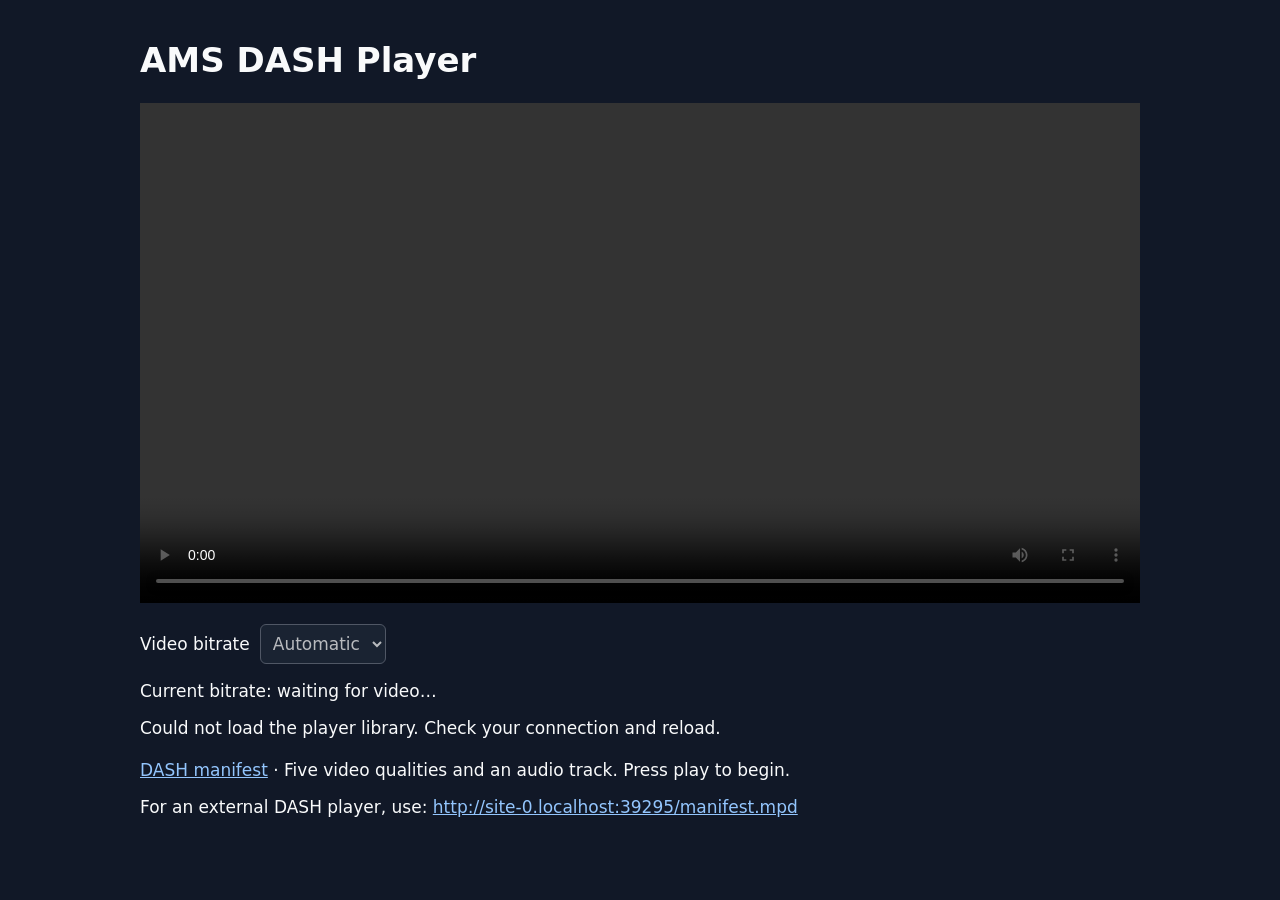
<file: index.html>
<!doctype html>
<html lang="en">
<head>
<meta charset="utf-8">
<meta name="viewport" content="width=device-width, initial-scale=1">
<title>AMS DASH Player</title>
<style>
body{font:17px system-ui,sans-serif;max-width:1000px;margin:40px auto;padding:0 20px;background:#111827;color:#f9fafb}video{width:100%;background:#000}a{color:#93c5fd}#status{min-height:1.5em}
select{font:inherit;padding:8px;background:#1f2937;color:#fff;border:1px solid #6b7280;border-radius:6px}label{margin-right:10px}
</style>
</head>
<body>
<h1>AMS DASH Player</h1>
<video id="video" controls playsinline preload="metadata"></video>
<p><label for="quality">Video bitrate</label><select id="quality" disabled><option value="auto">Automatic</option></select></p>
<p id="current-quality" aria-live="polite">Current bitrate: waiting for video…</p>
<p id="status" role="status">Loading player…</p>
<p><a href="manifest.mpd">DASH manifest</a> · Five video qualities and an audio track. Press play to begin.</p>
<p>For an external DASH player, use: <a id="manifest"></a></p>
<script src="https://cdn.dashjs.org/v4.7.4/dash.all.min.js"></script>
<script>
const url = new URL('manifest.mpd', location.href).href;
const link = document.getElementById('manifest');
link.href = url; link.textContent = url;
const status = document.getElementById('status');
if (!window.dashjs) {
  status.textContent = 'Could not load the player library. Check your connection and reload.';
} else {
  const player = dashjs.MediaPlayer().create();
  const quality = document.getElementById('quality');
  const currentQuality = document.getElementById('current-quality');
  let bitrates = [];
  function bitrateLabel(info) {
    return info.bitrate >= 1000000
      ? `${info.bitrate / 1000000} Mbps`
      : `${info.bitrate / 1000} kbps`;
  }
  function showCurrentQuality(index) {
    const info = bitrates.find(item => item.qualityIndex === index);
    if (info) currentQuality.textContent = `Current bitrate: ${bitrateLabel(info)}`;
  }
  player.on(dashjs.MediaPlayer.events.STREAM_INITIALIZED, function () {
    bitrates = player.getBitrateInfoListFor('video');
    quality.replaceChildren(new Option('Automatic', 'auto'));
    bitrates.forEach(info => quality.add(new Option(bitrateLabel(info), String(info.qualityIndex))));
    quality.disabled = false;
    showCurrentQuality(player.getQualityFor('video'));
  });
  quality.addEventListener('change', function () {
    const automatic = quality.value === 'auto';
    player.updateSettings({ streaming: { abr: { autoSwitchBitrate: { video: automatic } } } });
    if (!automatic) {
      player.setQualityFor('video', Number(quality.value), true);
      status.textContent = 'Switching bitrate…';
    } else {
      status.textContent = 'Automatic bitrate selection enabled.';
    }
  });
  player.on(dashjs.MediaPlayer.events.QUALITY_CHANGE_RENDERED, function (event) {
    if (event.mediaType === 'video') {
      showCurrentQuality(event.newQuality);
      status.textContent = 'Playing';
    }
  });
  player.on(dashjs.MediaPlayer.events.ERROR, function () {
    status.textContent = 'Playback error. Check that this browser supports MPEG-DASH and that the media files are reachable.';
  });
  document.getElementById('video').addEventListener('playing', function () {
    status.textContent = 'Playing';
  });
  player.initialize(document.getElementById('video'), url, false);
  status.textContent = 'Ready — press play.';
}
</script>
</body>
</html>
</file>
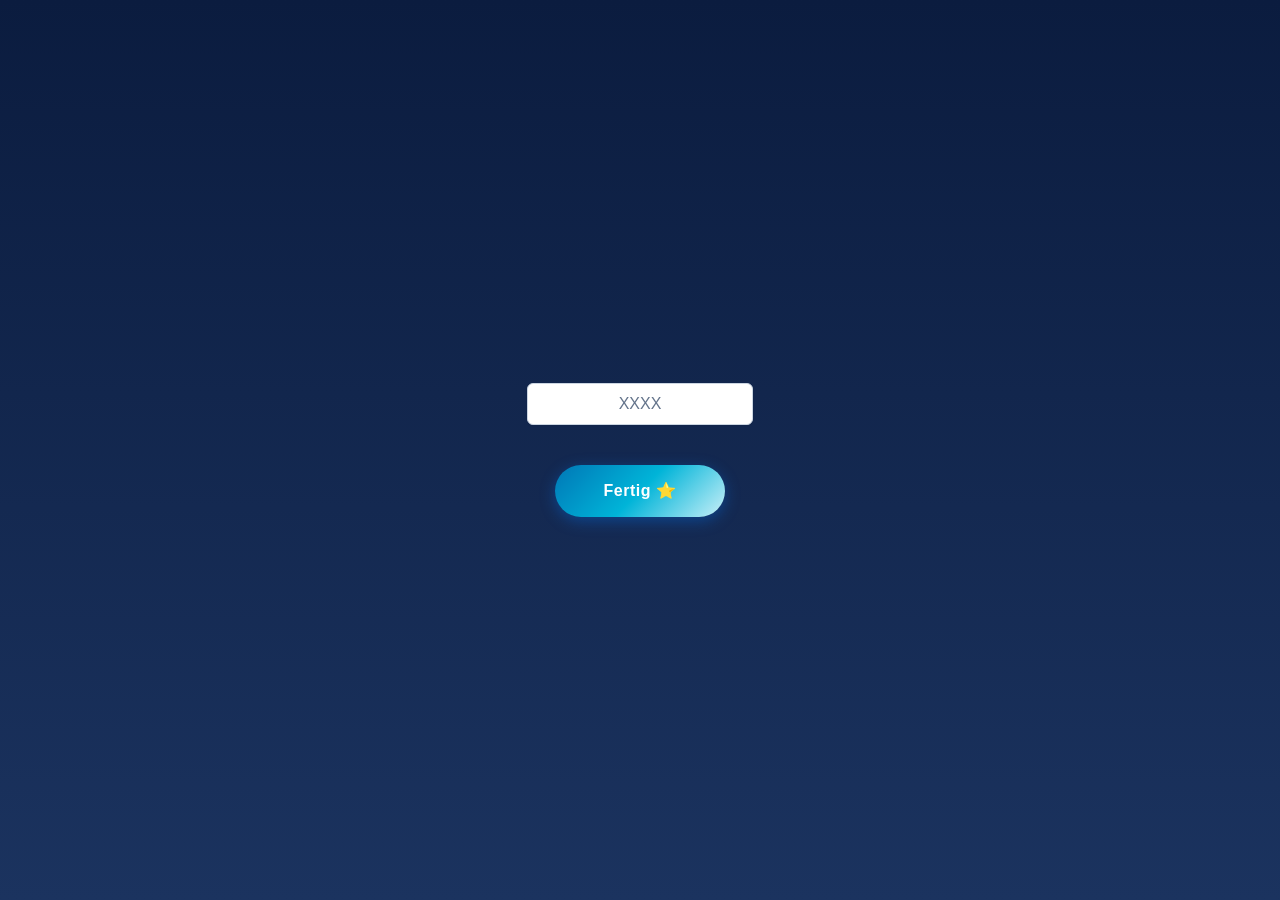
<file: adventcalender/index.html>
<!doctype html>
<html lang="en" data-beasties-container>
<head>
  <meta charset="utf-8">
  <title>Princess</title>
  <base href="/adventcalender/">
  <meta name="viewport" content="width=device-width, initial-scale=1">
  <link rel="icon" type="image/x-icon" href="favicon.ico">
<style>*,:before,:after{--tw-border-spacing-x:0;--tw-border-spacing-y:0;--tw-translate-x:0;--tw-translate-y:0;--tw-rotate:0;--tw-skew-x:0;--tw-skew-y:0;--tw-scale-x:1;--tw-scale-y:1;--tw-pan-x: ;--tw-pan-y: ;--tw-pinch-zoom: ;--tw-scroll-snap-strictness:proximity;--tw-gradient-from-position: ;--tw-gradient-via-position: ;--tw-gradient-to-position: ;--tw-ordinal: ;--tw-slashed-zero: ;--tw-numeric-figure: ;--tw-numeric-spacing: ;--tw-numeric-fraction: ;--tw-ring-inset: ;--tw-ring-offset-width:0px;--tw-ring-offset-color:#fff;--tw-ring-color:rgb(59 130 246 / .5);--tw-ring-offset-shadow:0 0 #0000;--tw-ring-shadow:0 0 #0000;--tw-shadow:0 0 #0000;--tw-shadow-colored:0 0 #0000;--tw-blur: ;--tw-brightness: ;--tw-contrast: ;--tw-grayscale: ;--tw-hue-rotate: ;--tw-invert: ;--tw-saturate: ;--tw-sepia: ;--tw-drop-shadow: ;--tw-backdrop-blur: ;--tw-backdrop-brightness: ;--tw-backdrop-contrast: ;--tw-backdrop-grayscale: ;--tw-backdrop-hue-rotate: ;--tw-backdrop-invert: ;--tw-backdrop-opacity: ;--tw-backdrop-saturate: ;--tw-backdrop-sepia: ;--tw-contain-size: ;--tw-contain-layout: ;--tw-contain-paint: ;--tw-contain-style: }*,:before,:after{box-sizing:border-box;border-width:0;border-style:solid;border-color:#e5e7eb}:before,:after{--tw-content:""}html{line-height:1.5;-webkit-text-size-adjust:100%;-moz-tab-size:4;tab-size:4;font-family:ui-sans-serif,system-ui,sans-serif,"Apple Color Emoji","Segoe UI Emoji",Segoe UI Symbol,"Noto Color Emoji";font-feature-settings:normal;font-variation-settings:normal;-webkit-tap-highlight-color:transparent}body{margin:0;line-height:inherit}*{font-family:Roboto,sans-serif;font-optical-sizing:auto;font-weight:400;font-style:normal;font-variation-settings:"wdth" 100}html,body{margin:0;padding:env(safe-area-inset-top) 0 env(safe-area-inset-bottom);min-height:100svh;background:linear-gradient(to bottom,#0b1c3f,#1b335f)}</style><link rel="stylesheet" href="styles-XDIZ4N6X.css" media="print" onload="this.media='all'"><noscript><link rel="stylesheet" href="styles-XDIZ4N6X.css"></noscript></head>
<body>
  <app-root></app-root>
<link rel="modulepreload" href="chunk-YE4SCL36.js"><script src="polyfills-5CFQRCPP.js" type="module"></script><script src="main-THIEJ2KW.js" type="module"></script></body>
</html>
</file>
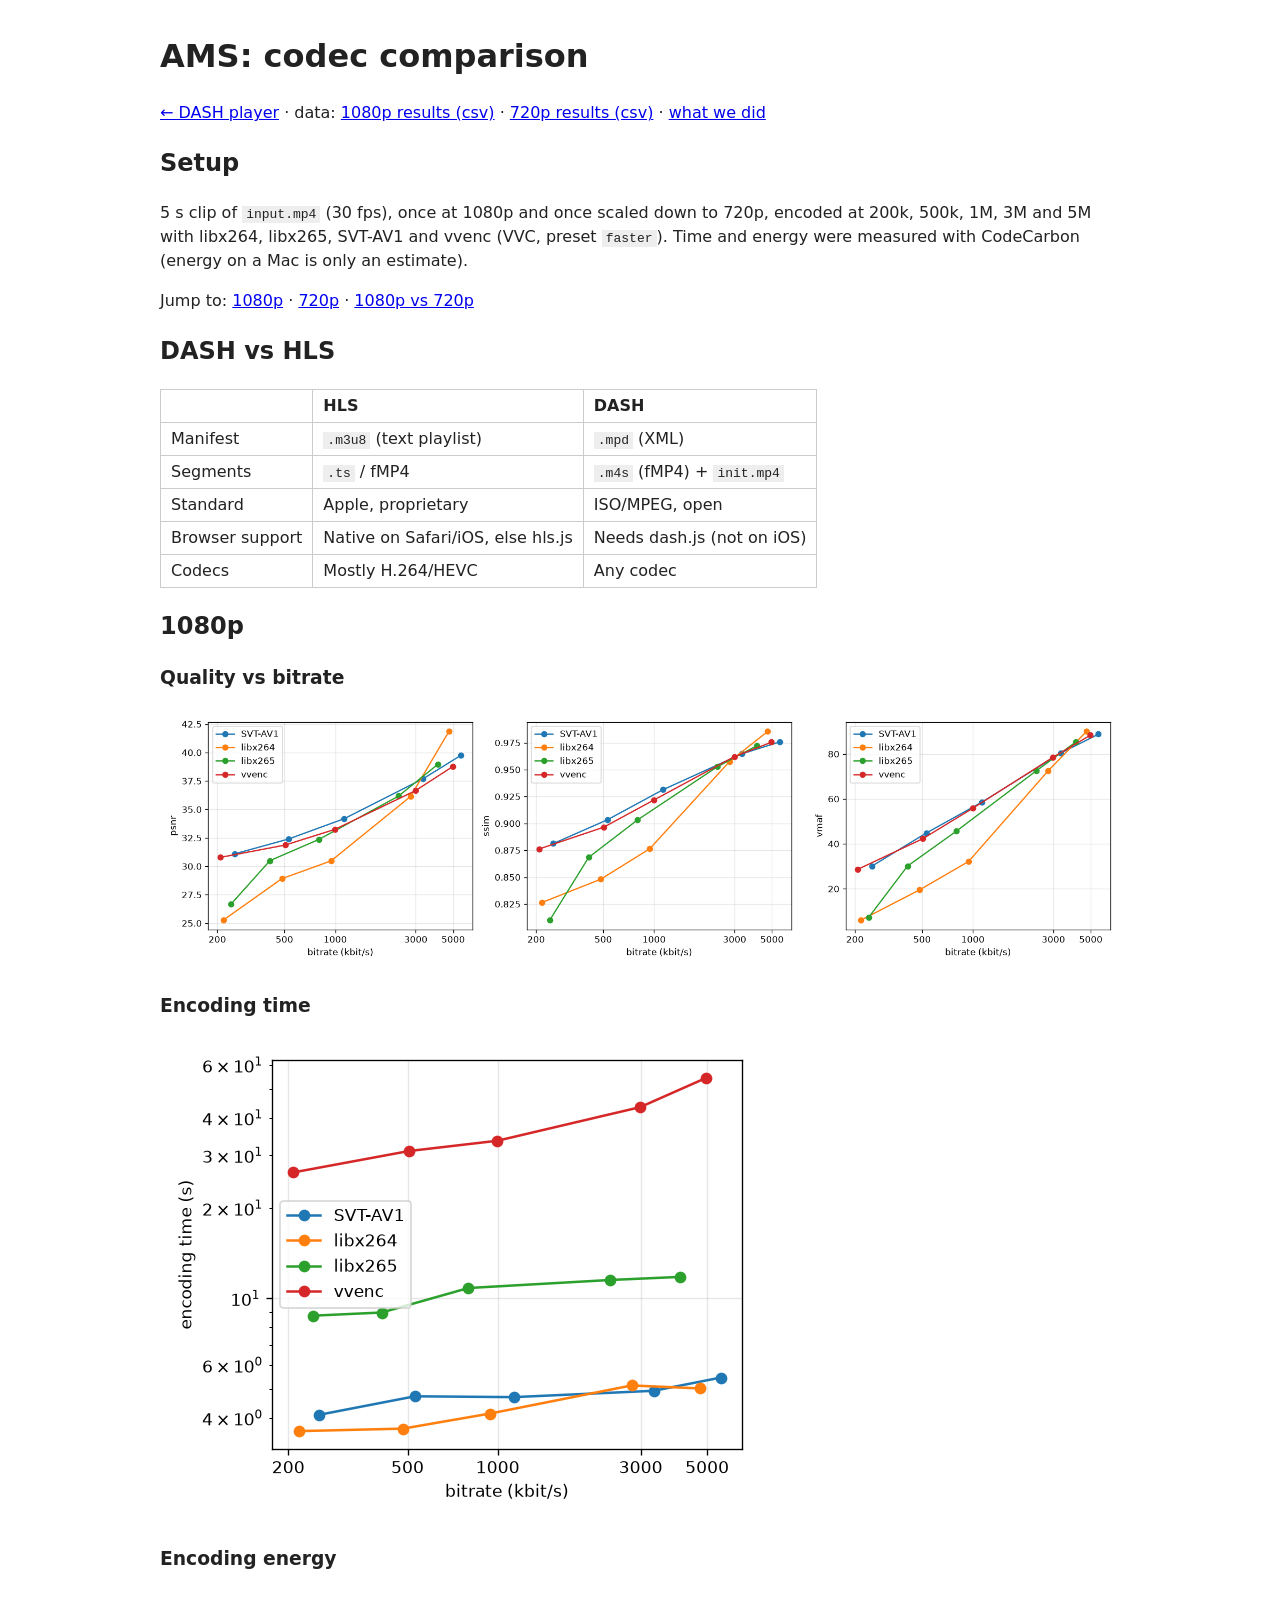
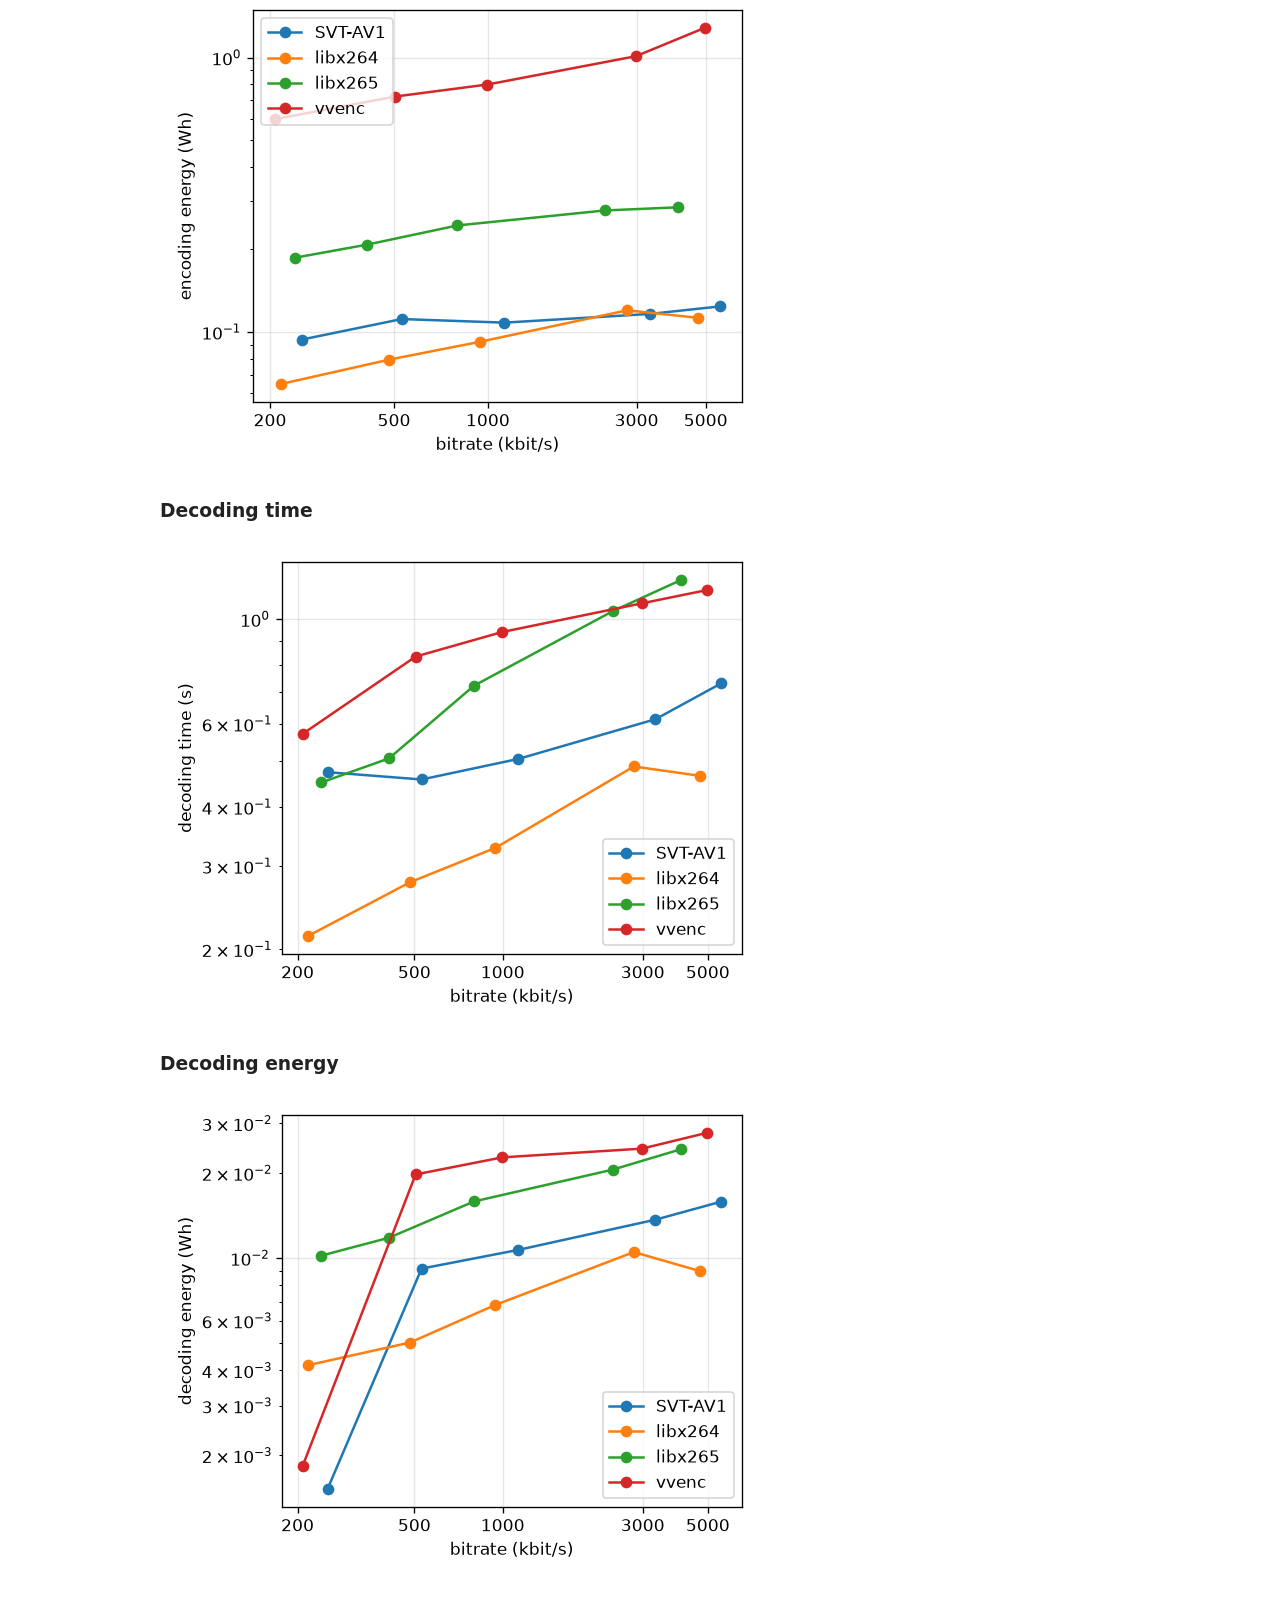
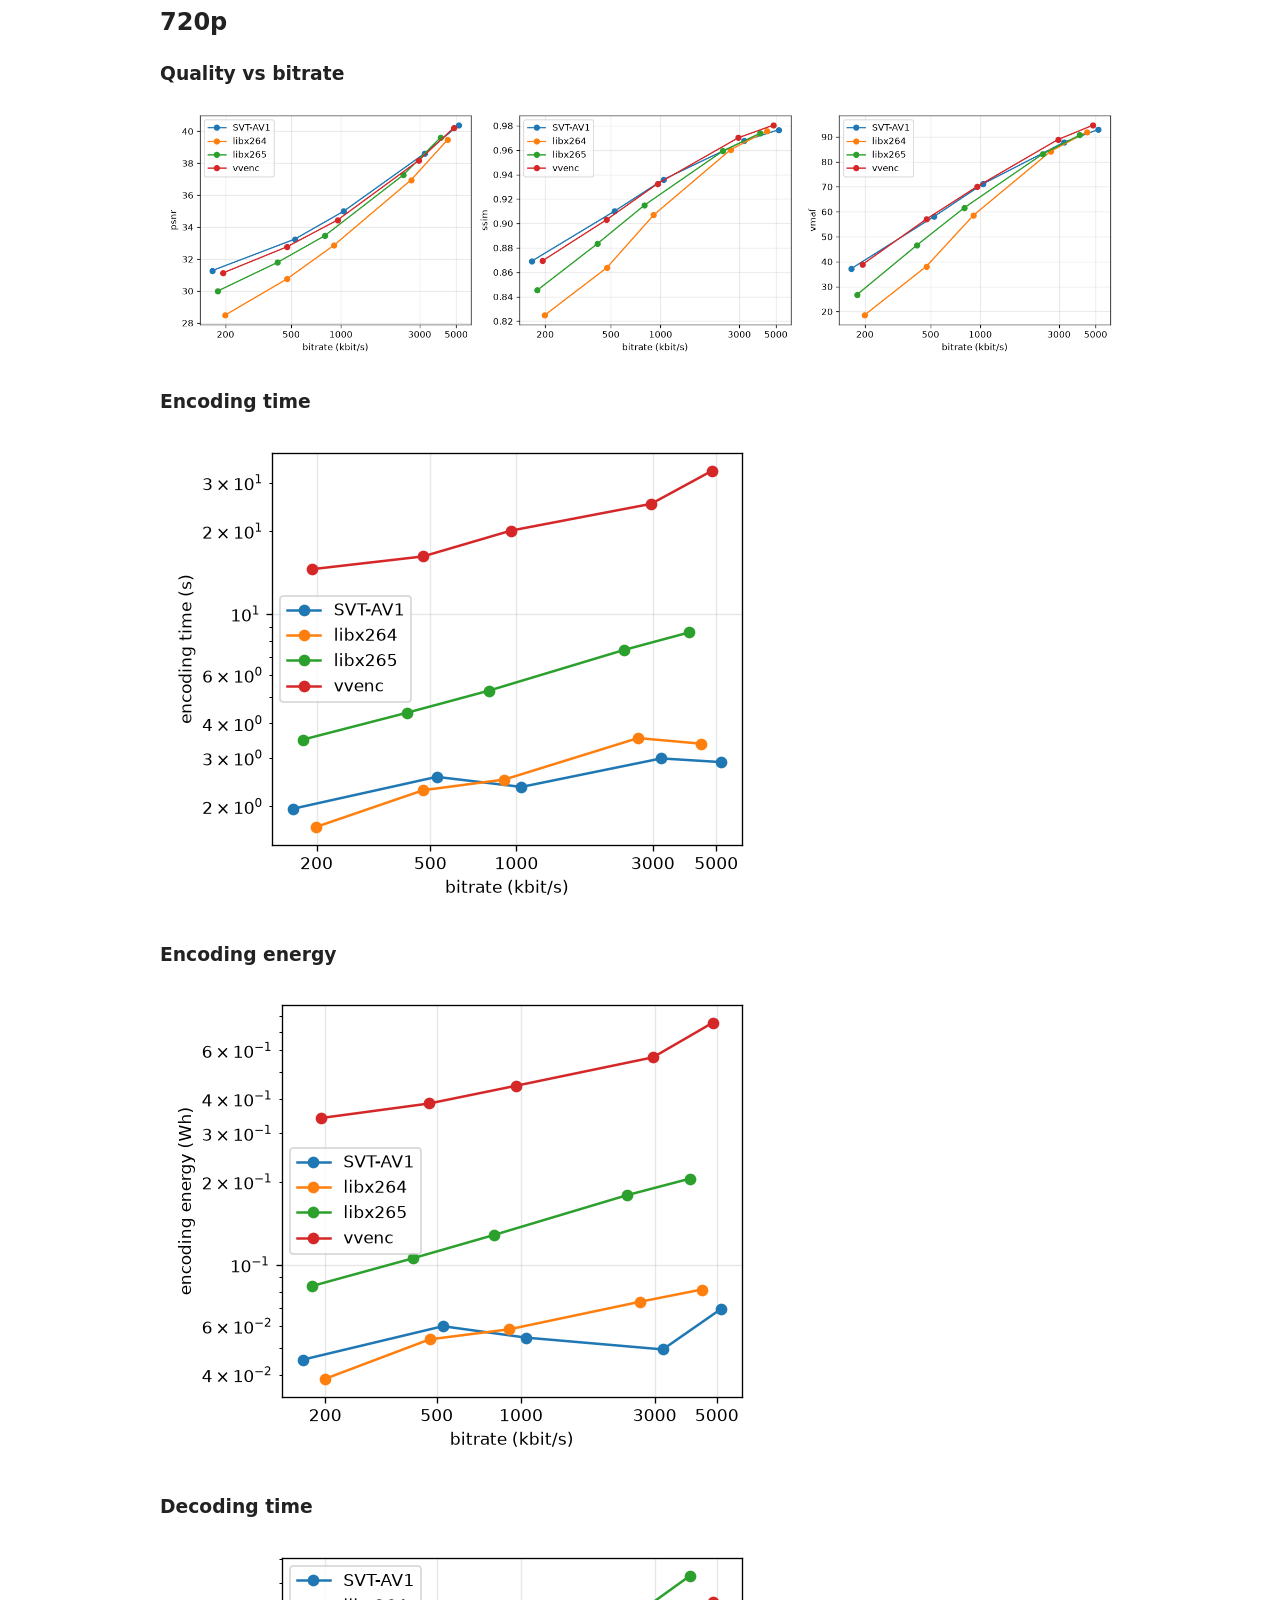
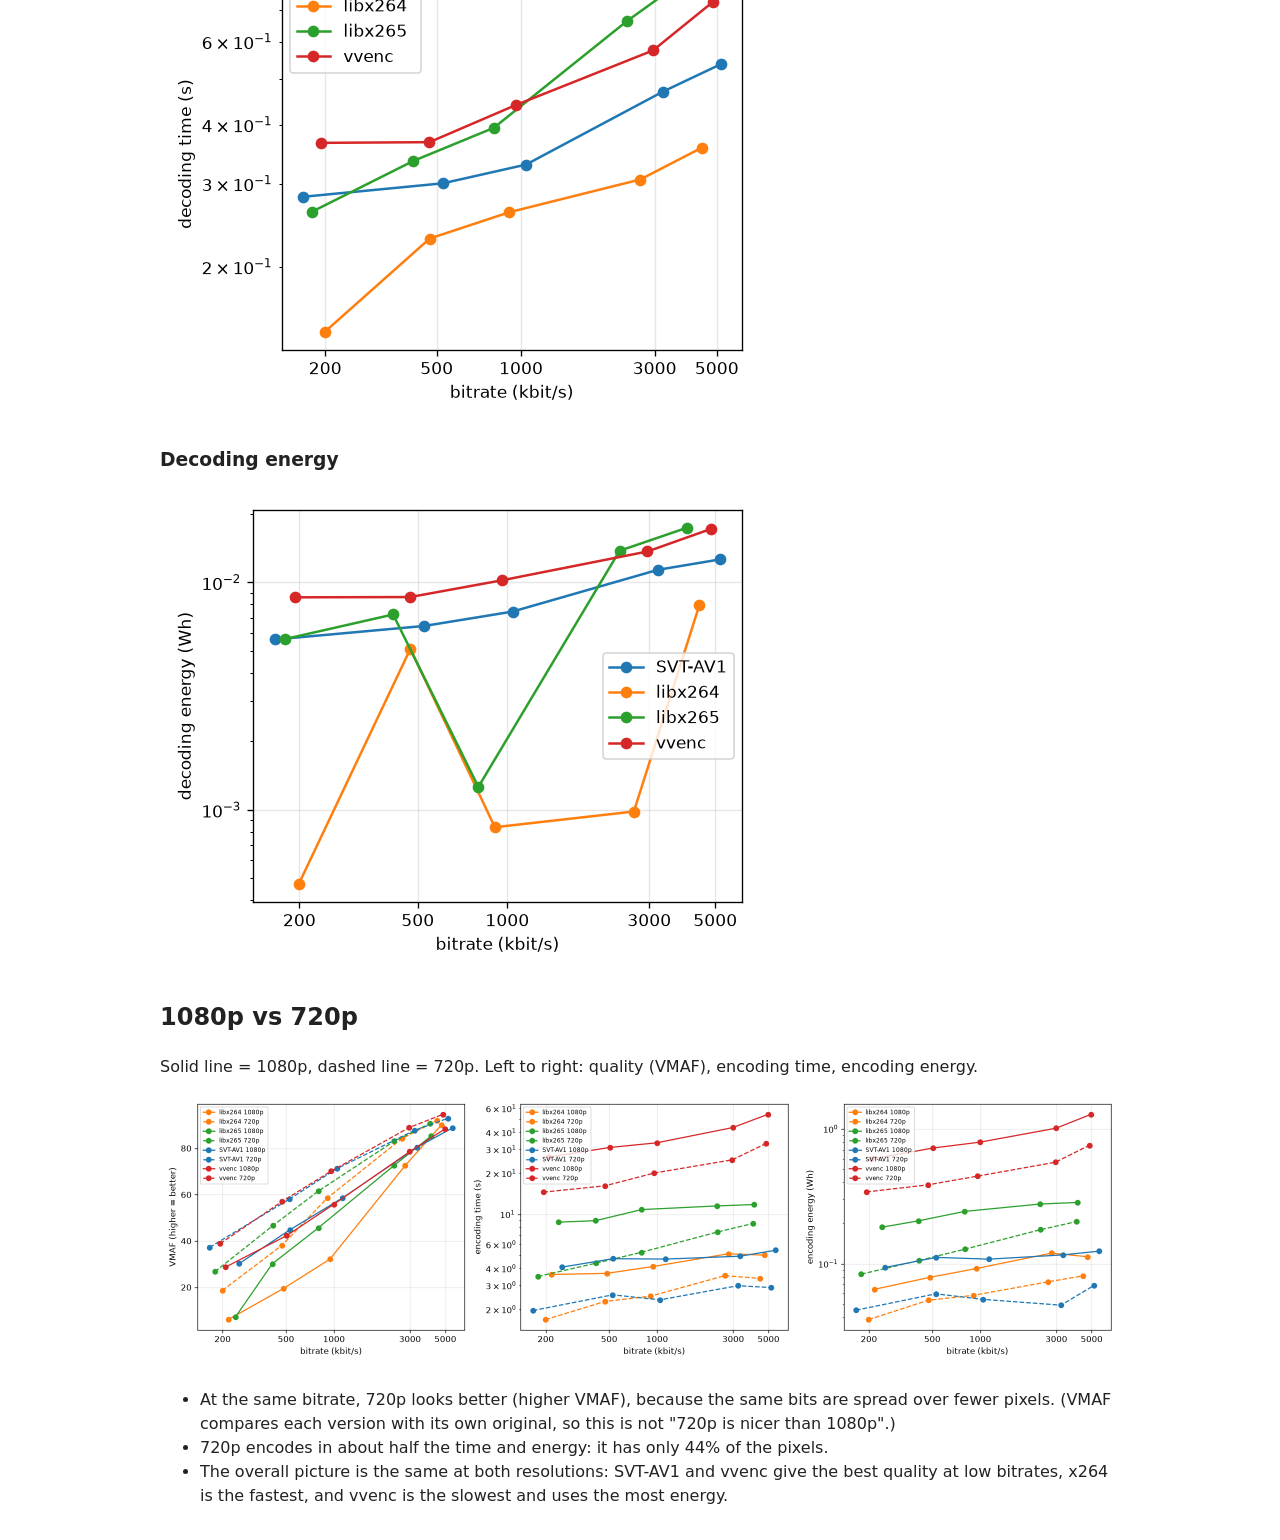
<file: codecs/index.html>
<!doctype html>
<html lang="en">
<head>
<meta charset="utf-8">
<meta name="viewport" content="width=device-width, initial-scale=1">
<title>AMS Codec Comparison</title>
<style>
  body { font-family: system-ui, sans-serif; max-width: 960px; margin: 2rem auto; padding: 0 16px; line-height: 1.5; color: #222; }
  img { max-width: 100%; }
  table { border-collapse: collapse; }
  td, th { border: 1px solid #ccc; padding: 4px 10px; text-align: left; }
  code { background: #eee; padding: 1px 4px; }
</style>
</head>
<body>
<h1>AMS: codec comparison</h1>
<p><a href="../">&larr; DASH player</a> · data: <a href="results.csv">1080p results (csv)</a> · <a href="results_720p.csv">720p results (csv)</a> · <a href="what-we-did.html">what we did</a></p>

<h2>Setup</h2>
<p>5 s clip of <code>input.mp4</code> (30 fps), once at 1080p and once scaled down to 720p, encoded at
200k, 500k, 1M, 3M and 5M with libx264, libx265, SVT-AV1 and vvenc (VVC, preset <code>faster</code>).
Time and energy were measured with CodeCarbon (energy on a Mac is only an estimate).</p>
<p>Jump to: <a href="#p1080">1080p</a> · <a href="#p720">720p</a> · <a href="#cmp">1080p vs 720p</a></p>

<h2>DASH vs HLS</h2>
<table>
<tr><th></th><th>HLS</th><th>DASH</th></tr>
<tr><td>Manifest</td><td><code>.m3u8</code> (text playlist)</td><td><code>.mpd</code> (XML)</td></tr>
<tr><td>Segments</td><td><code>.ts</code> / fMP4</td><td><code>.m4s</code> (fMP4) + <code>init.mp4</code></td></tr>
<tr><td>Standard</td><td>Apple, proprietary</td><td>ISO/MPEG, open</td></tr>
<tr><td>Browser support</td><td>Native on Safari/iOS, else hls.js</td><td>Needs dash.js (not on iOS)</td></tr>
<tr><td>Codecs</td><td>Mostly H.264/HEVC</td><td>Any codec</td></tr>
</table>

<h2 id="p1080">1080p</h2>
<h3>Quality vs bitrate</h3>
<img src="1_quality.png" alt="PSNR, SSIM, VMAF vs bitrate">

<h3>Encoding time</h3>
<img src="2_encoding_time.png" alt="Encoding time vs bitrate">

<h3>Encoding energy</h3>
<img src="3_encoding_energy.png" alt="Encoding energy vs bitrate">

<h3>Decoding time</h3>
<img src="4_decoding_time.png" alt="Decoding time vs bitrate">

<h3>Decoding energy</h3>
<img src="5_decoding_energy.png" alt="Decoding energy vs bitrate">

<h2 id="p720">720p</h2>
<h3>Quality vs bitrate</h3>
<img src="720p_1_quality.png" alt="PSNR, SSIM, VMAF vs bitrate">

<h3>Encoding time</h3>
<img src="720p_2_encoding_time.png" alt="Encoding time vs bitrate">

<h3>Encoding energy</h3>
<img src="720p_3_encoding_energy.png" alt="Encoding energy vs bitrate">

<h3>Decoding time</h3>
<img src="720p_4_decoding_time.png" alt="Decoding time vs bitrate">

<h3>Decoding energy</h3>
<img src="720p_5_decoding_energy.png" alt="Decoding energy vs bitrate">

<h2 id="cmp">1080p vs 720p</h2>
<p>Solid line = 1080p, dashed line = 720p. Left to right: quality (VMAF), encoding time, encoding energy.</p>
<img src="6_compare_1080p_vs_720p.png" alt="1080p vs 720p comparison">
<ul>
<li>At the same bitrate, 720p looks better (higher VMAF), because the same bits are spread over fewer pixels.
(VMAF compares each version with its own original, so this is not "720p is nicer than 1080p".)</li>
<li>720p encodes in about half the time and energy: it has only 44% of the pixels.</li>
<li>The overall picture is the same at both resolutions: SVT-AV1 and vvenc give the best quality at low bitrates, x264 is the fastest, and vvenc is the slowest and uses the most energy.</li>
</ul>
</body>
</html>
</file>
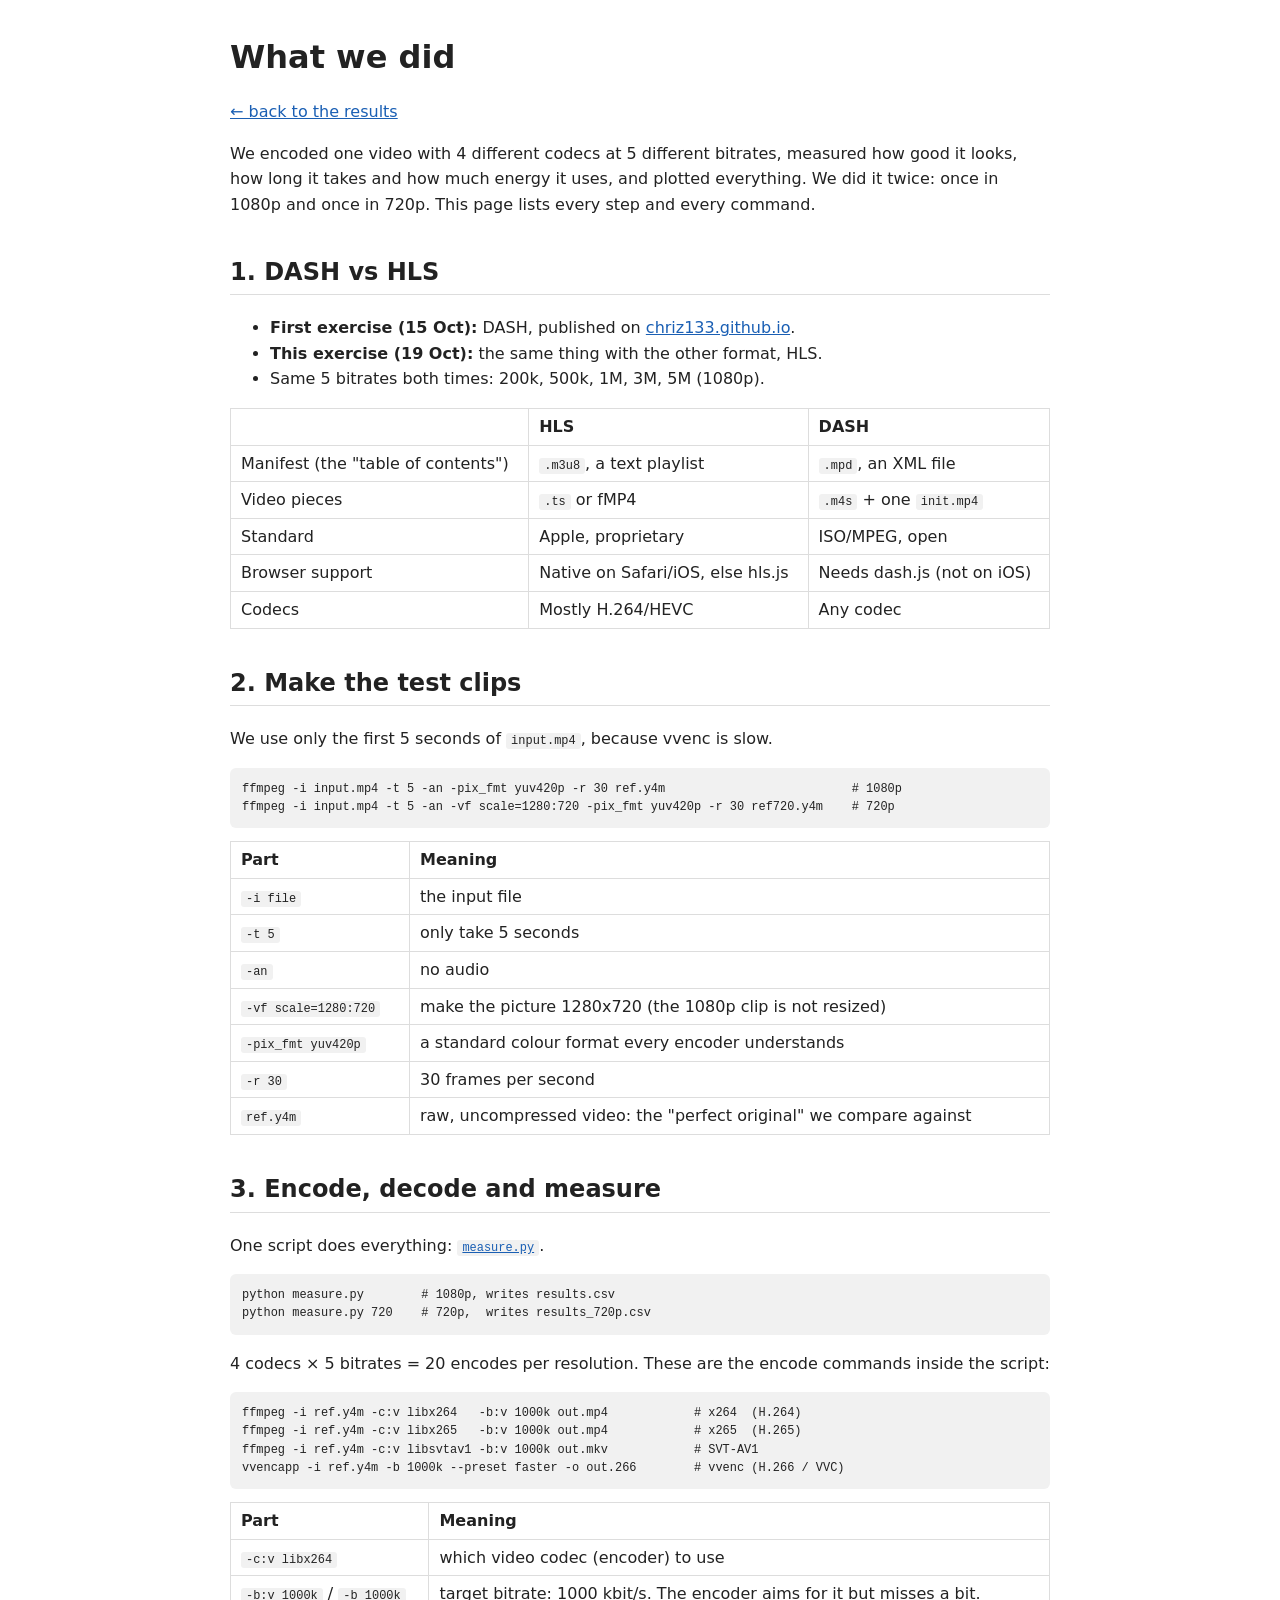
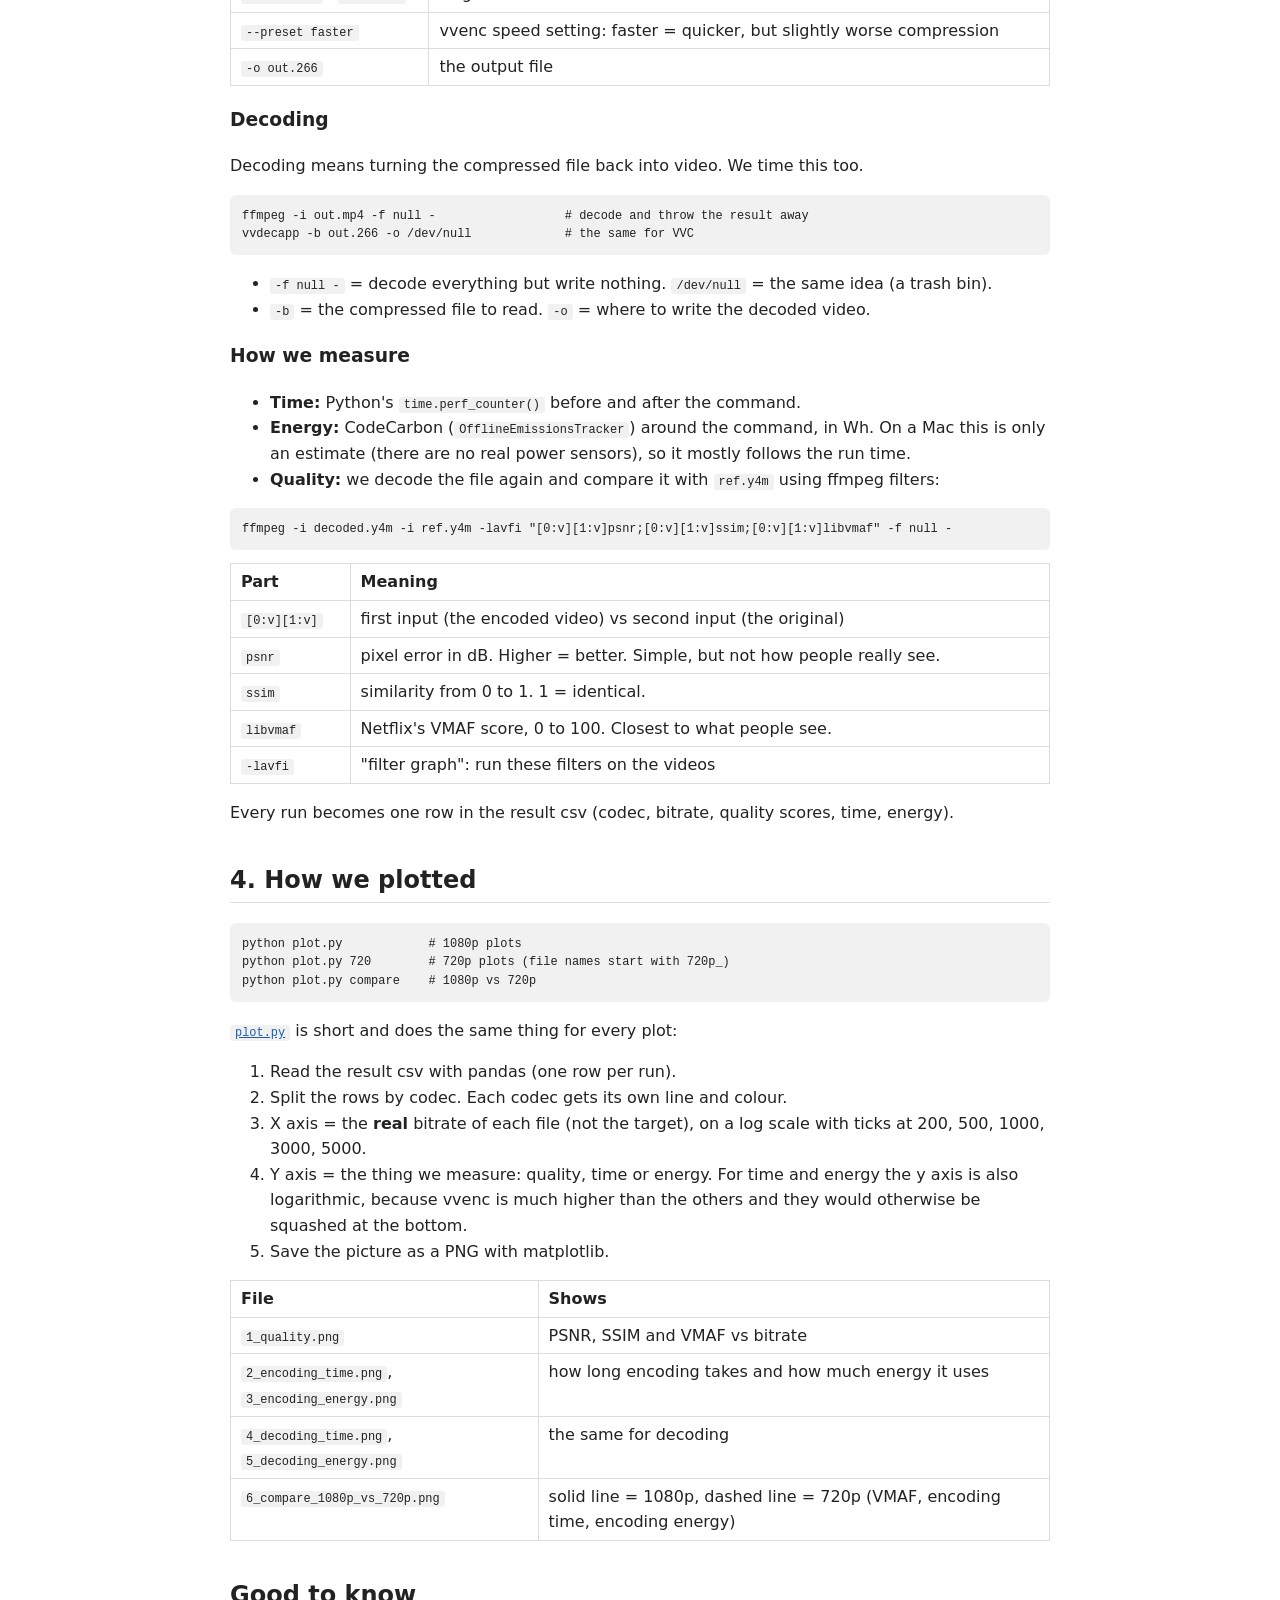
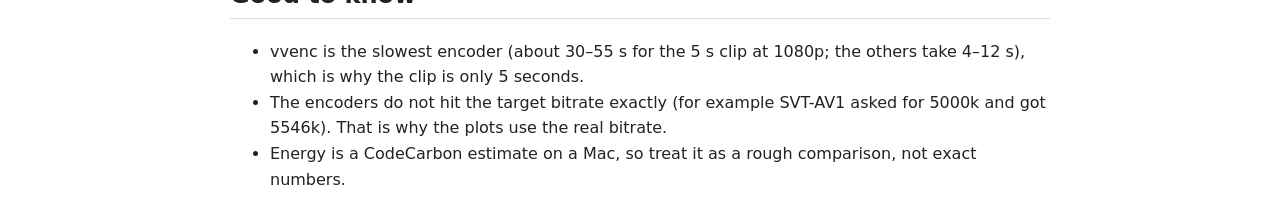
<file: codecs/what-we-did.html>
<!doctype html>
<html lang="en">
<head>
<meta charset="utf-8">
<meta name="viewport" content="width=device-width, initial-scale=1">
<title>What we did</title>
<style>
  :root { --bg: #fff; --fg: #222; --muted: #666; --line: #ddd; --code: #f1f1f1; --accent: #1a5fb4; }
  @media (prefers-color-scheme: dark) {
    :root { --bg: #16181d; --fg: #e6e6e6; --muted: #9aa0a6; --line: #333; --code: #23262d; --accent: #7fb0ff; }
  }
  body { background: var(--bg); color: var(--fg); font-family: system-ui, sans-serif;
         max-width: 820px; margin: 2rem auto; padding: 0 16px; line-height: 1.6; }
  h1 { margin-bottom: .2rem; }
  h2 { margin-top: 2.2rem; border-bottom: 1px solid var(--line); padding-bottom: .2rem; }
  a { color: var(--accent); }
  code { background: var(--code); padding: 1px 5px; border-radius: 3px; font-size: .92em; }
  pre { background: var(--code); padding: 12px; border-radius: 6px; overflow-x: auto; line-height: 1.4; }
  pre code { padding: 0; background: none; }
  table { border-collapse: collapse; margin: .8rem 0; width: 100%; }
  td, th { border: 1px solid var(--line); padding: 5px 10px; text-align: left; vertical-align: top; }
  .muted { color: var(--muted); }
  img { max-width: 100%; }
</style>
</head>
<body>

<h1>What we did</h1>
<p class="muted"><a href="./">&larr; back to the results</a></p>

<p>We encoded one video with 4 different codecs at 5 different bitrates, measured how good it looks,
how long it takes and how much energy it uses, and plotted everything. We did it twice: once in 1080p and once in 720p.
This page lists every step and every command.</p>

<h2>1. DASH vs HLS</h2>
<ul>
  <li><b>First exercise (15 Oct):</b> DASH, published on <a href="../">chriz133.github.io</a>.</li>
  <li><b>This exercise (19 Oct):</b> the same thing with the other format, HLS.</li>
  <li>Same 5 bitrates both times: 200k, 500k, 1M, 3M, 5M (1080p).</li>
</ul>
<table>
<tr><th></th><th>HLS</th><th>DASH</th></tr>
<tr><td>Manifest (the "table of contents")</td><td><code>.m3u8</code>, a text playlist</td><td><code>.mpd</code>, an XML file</td></tr>
<tr><td>Video pieces</td><td><code>.ts</code> or fMP4</td><td><code>.m4s</code> + one <code>init.mp4</code></td></tr>
<tr><td>Standard</td><td>Apple, proprietary</td><td>ISO/MPEG, open</td></tr>
<tr><td>Browser support</td><td>Native on Safari/iOS, else hls.js</td><td>Needs dash.js (not on iOS)</td></tr>
<tr><td>Codecs</td><td>Mostly H.264/HEVC</td><td>Any codec</td></tr>
</table>

<h2>2. Make the test clips</h2>
<p>We use only the first 5 seconds of <code>input.mp4</code>, because vvenc is slow.</p>
<pre><code>ffmpeg -i input.mp4 -t 5 -an -pix_fmt yuv420p -r 30 ref.y4m                          # 1080p
ffmpeg -i input.mp4 -t 5 -an -vf scale=1280:720 -pix_fmt yuv420p -r 30 ref720.y4m    # 720p</code></pre>
<table>
<tr><th>Part</th><th>Meaning</th></tr>
<tr><td><code>-i file</code></td><td>the input file</td></tr>
<tr><td><code>-t 5</code></td><td>only take 5 seconds</td></tr>
<tr><td><code>-an</code></td><td>no audio</td></tr>
<tr><td><code>-vf scale=1280:720</code></td><td>make the picture 1280x720 (the 1080p clip is not resized)</td></tr>
<tr><td><code>-pix_fmt yuv420p</code></td><td>a standard colour format every encoder understands</td></tr>
<tr><td><code>-r 30</code></td><td>30 frames per second</td></tr>
<tr><td><code>ref.y4m</code></td><td>raw, uncompressed video: the "perfect original" we compare against</td></tr>
</table>

<h2>3. Encode, decode and measure</h2>
<p>One script does everything: <a href="measure.py"><code>measure.py</code></a>.</p>
<pre><code>python measure.py        # 1080p, writes results.csv
python measure.py 720    # 720p,  writes results_720p.csv</code></pre>
<p>4 codecs &times; 5 bitrates = 20 encodes per resolution. These are the encode commands inside the script:</p>
<pre><code>ffmpeg -i ref.y4m -c:v libx264   -b:v 1000k out.mp4            # x264  (H.264)
ffmpeg -i ref.y4m -c:v libx265   -b:v 1000k out.mp4            # x265  (H.265)
ffmpeg -i ref.y4m -c:v libsvtav1 -b:v 1000k out.mkv            # SVT-AV1
vvencapp -i ref.y4m -b 1000k --preset faster -o out.266        # vvenc (H.266 / VVC)</code></pre>
<table>
<tr><th>Part</th><th>Meaning</th></tr>
<tr><td><code>-c:v libx264</code></td><td>which video codec (encoder) to use</td></tr>
<tr><td><code>-b:v 1000k</code> / <code>-b 1000k</code></td><td>target bitrate: 1000 kbit/s. The encoder aims for it but misses a bit.</td></tr>
<tr><td><code>--preset faster</code></td><td>vvenc speed setting: faster = quicker, but slightly worse compression</td></tr>
<tr><td><code>-o out.266</code></td><td>the output file</td></tr>
</table>

<h3>Decoding</h3>
<p>Decoding means turning the compressed file back into video. We time this too.</p>
<pre><code>ffmpeg -i out.mp4 -f null -                  # decode and throw the result away
vvdecapp -b out.266 -o /dev/null             # the same for VVC</code></pre>
<ul>
  <li><code>-f null -</code> = decode everything but write nothing. <code>/dev/null</code> = the same idea (a trash bin).</li>
  <li><code>-b</code> = the compressed file to read. <code>-o</code> = where to write the decoded video.</li>
</ul>

<h3>How we measure</h3>
<ul>
  <li><b>Time:</b> Python's <code>time.perf_counter()</code> before and after the command.</li>
  <li><b>Energy:</b> CodeCarbon (<code>OfflineEmissionsTracker</code>) around the command, in Wh.
      On a Mac this is only an estimate (there are no real power sensors), so it mostly follows the run time.</li>
  <li><b>Quality:</b> we decode the file again and compare it with <code>ref.y4m</code> using ffmpeg filters:</li>
</ul>
<pre><code>ffmpeg -i decoded.y4m -i ref.y4m -lavfi "[0:v][1:v]psnr;[0:v][1:v]ssim;[0:v][1:v]libvmaf" -f null -</code></pre>
<table>
<tr><th>Part</th><th>Meaning</th></tr>
<tr><td><code>[0:v][1:v]</code></td><td>first input (the encoded video) vs second input (the original)</td></tr>
<tr><td><code>psnr</code></td><td>pixel error in dB. Higher = better. Simple, but not how people really see.</td></tr>
<tr><td><code>ssim</code></td><td>similarity from 0 to 1. 1 = identical.</td></tr>
<tr><td><code>libvmaf</code></td><td>Netflix's VMAF score, 0 to 100. Closest to what people see.</td></tr>
<tr><td><code>-lavfi</code></td><td>"filter graph": run these filters on the videos</td></tr>
</table>
<p>Every run becomes one row in the result csv (codec, bitrate, quality scores, time, energy).</p>

<h2>4. How we plotted</h2>
<pre><code>python plot.py            # 1080p plots
python plot.py 720        # 720p plots (file names start with 720p_)
python plot.py compare    # 1080p vs 720p</code></pre>
<p><a href="plot.py"><code>plot.py</code></a> is short and does the same thing for every plot:</p>
<ol>
  <li>Read the result csv with pandas (one row per run).</li>
  <li>Split the rows by codec. Each codec gets its own line and colour.</li>
  <li>X axis = the <b>real</b> bitrate of each file (not the target), on a log scale with ticks at 200, 500, 1000, 3000, 5000.</li>
  <li>Y axis = the thing we measure: quality, time or energy. For time and energy the y axis is also logarithmic, because vvenc is much higher than the others and they would otherwise be squashed at the bottom.</li>
  <li>Save the picture as a PNG with matplotlib.</li>
</ol>
<table>
<tr><th>File</th><th>Shows</th></tr>
<tr><td><code>1_quality.png</code></td><td>PSNR, SSIM and VMAF vs bitrate</td></tr>
<tr><td><code>2_encoding_time.png</code>, <code>3_encoding_energy.png</code></td><td>how long encoding takes and how much energy it uses</td></tr>
<tr><td><code>4_decoding_time.png</code>, <code>5_decoding_energy.png</code></td><td>the same for decoding</td></tr>
<tr><td><code>6_compare_1080p_vs_720p.png</code></td><td>solid line = 1080p, dashed line = 720p (VMAF, encoding time, encoding energy)</td></tr>
</table>

<h2>Good to know</h2>
<ul>
  <li>vvenc is the slowest encoder (about 30&ndash;55 s for the 5 s clip at 1080p; the others take 4&ndash;12 s), which is why the clip is only 5 seconds.</li>
  <li>The encoders do not hit the target bitrate exactly (for example SVT-AV1 asked for 5000k and got 5546k). That is why the plots use the real bitrate.</li>
  <li>Energy is a CodeCarbon estimate on a Mac, so treat it as a rough comparison, not exact numbers.</li>
</ul>

</body>
</html>
</file>
<file: adventcalender/styles-XDIZ4N6X.css>
@font-face{font-family:Poppins;font-style:normal;font-weight:300;font-display:swap;src:url(https://fonts.gstatic.com/s/poppins/v24/pxiByp8kv8JHgFVrLDz8Z11lFc-K.woff2) format("woff2");unicode-range:U+0900-097F,U+1CD0-1CF4,U+1CF7-1CF9,U+200C-200D,U+20A8,U+20B9,U+20F0,U+25CC,U+A830-A839,U+A8E0-A8FF,U+11B00-11B0A}@font-face{font-family:Poppins;font-style:normal;font-weight:300;font-display:swap;src:url(https://fonts.gstatic.com/s/poppins/v24/pxiByp8kv8JHgFVrLDz8Z1JlFc-K.woff2) format("woff2");unicode-range:U+0100-02BA,U+02BD-02C5,U+02C7-02CC,U+02CE-02D7,U+02DD-02FF,U+0304,U+0308,U+0329,U+1D00-1DBF,U+1E00-1E9F,U+1EF2-1EFF,U+2020,U+20A0-20AB,U+20AD-20C4,U+2113,U+2C60-2C7F,U+A720-A7FF}@font-face{font-family:Poppins;font-style:normal;font-weight:300;font-display:swap;src:url(https://fonts.gstatic.com/s/poppins/v24/pxiByp8kv8JHgFVrLDz8Z1xlFQ.woff2) format("woff2");unicode-range:U+0000-00FF,U+0131,U+0152-0153,U+02BB-02BC,U+02C6,U+02DA,U+02DC,U+0304,U+0308,U+0329,U+2000-206F,U+20AC,U+2122,U+2191,U+2193,U+2212,U+2215,U+FEFF,U+FFFD}@font-face{font-family:Poppins;font-style:normal;font-weight:400;font-display:swap;src:url(https://fonts.gstatic.com/s/poppins/v24/pxiEyp8kv8JHgFVrJJbecmNE.woff2) format("woff2");unicode-range:U+0900-097F,U+1CD0-1CF4,U+1CF7-1CF9,U+200C-200D,U+20A8,U+20B9,U+20F0,U+25CC,U+A830-A839,U+A8E0-A8FF,U+11B00-11B0A}@font-face{font-family:Poppins;font-style:normal;font-weight:400;font-display:swap;src:url(https://fonts.gstatic.com/s/poppins/v24/pxiEyp8kv8JHgFVrJJnecmNE.woff2) format("woff2");unicode-range:U+0100-02BA,U+02BD-02C5,U+02C7-02CC,U+02CE-02D7,U+02DD-02FF,U+0304,U+0308,U+0329,U+1D00-1DBF,U+1E00-1E9F,U+1EF2-1EFF,U+2020,U+20A0-20AB,U+20AD-20C4,U+2113,U+2C60-2C7F,U+A720-A7FF}@font-face{font-family:Poppins;font-style:normal;font-weight:400;font-display:swap;src:url(https://fonts.gstatic.com/s/poppins/v24/pxiEyp8kv8JHgFVrJJfecg.woff2) format("woff2");unicode-range:U+0000-00FF,U+0131,U+0152-0153,U+02BB-02BC,U+02C6,U+02DA,U+02DC,U+0304,U+0308,U+0329,U+2000-206F,U+20AC,U+2122,U+2191,U+2193,U+2212,U+2215,U+FEFF,U+FFFD}@font-face{font-family:Poppins;font-style:normal;font-weight:500;font-display:swap;src:url(https://fonts.gstatic.com/s/poppins/v24/pxiByp8kv8JHgFVrLGT9Z11lFc-K.woff2) format("woff2");unicode-range:U+0900-097F,U+1CD0-1CF4,U+1CF7-1CF9,U+200C-200D,U+20A8,U+20B9,U+20F0,U+25CC,U+A830-A839,U+A8E0-A8FF,U+11B00-11B0A}@font-face{font-family:Poppins;font-style:normal;font-weight:500;font-display:swap;src:url(https://fonts.gstatic.com/s/poppins/v24/pxiByp8kv8JHgFVrLGT9Z1JlFc-K.woff2) format("woff2");unicode-range:U+0100-02BA,U+02BD-02C5,U+02C7-02CC,U+02CE-02D7,U+02DD-02FF,U+0304,U+0308,U+0329,U+1D00-1DBF,U+1E00-1E9F,U+1EF2-1EFF,U+2020,U+20A0-20AB,U+20AD-20C4,U+2113,U+2C60-2C7F,U+A720-A7FF}@font-face{font-family:Poppins;font-style:normal;font-weight:500;font-display:swap;src:url(https://fonts.gstatic.com/s/poppins/v24/pxiByp8kv8JHgFVrLGT9Z1xlFQ.woff2) format("woff2");unicode-range:U+0000-00FF,U+0131,U+0152-0153,U+02BB-02BC,U+02C6,U+02DA,U+02DC,U+0304,U+0308,U+0329,U+2000-206F,U+20AC,U+2122,U+2191,U+2193,U+2212,U+2215,U+FEFF,U+FFFD}@font-face{font-family:Poppins;font-style:normal;font-weight:600;font-display:swap;src:url(https://fonts.gstatic.com/s/poppins/v24/pxiByp8kv8JHgFVrLEj6Z11lFc-K.woff2) format("woff2");unicode-range:U+0900-097F,U+1CD0-1CF4,U+1CF7-1CF9,U+200C-200D,U+20A8,U+20B9,U+20F0,U+25CC,U+A830-A839,U+A8E0-A8FF,U+11B00-11B0A}@font-face{font-family:Poppins;font-style:normal;font-weight:600;font-display:swap;src:url(https://fonts.gstatic.com/s/poppins/v24/pxiByp8kv8JHgFVrLEj6Z1JlFc-K.woff2) format("woff2");unicode-range:U+0100-02BA,U+02BD-02C5,U+02C7-02CC,U+02CE-02D7,U+02DD-02FF,U+0304,U+0308,U+0329,U+1D00-1DBF,U+1E00-1E9F,U+1EF2-1EFF,U+2020,U+20A0-20AB,U+20AD-20C4,U+2113,U+2C60-2C7F,U+A720-A7FF}@font-face{font-family:Poppins;font-style:normal;font-weight:600;font-display:swap;src:url(https://fonts.gstatic.com/s/poppins/v24/pxiByp8kv8JHgFVrLEj6Z1xlFQ.woff2) format("woff2");unicode-range:U+0000-00FF,U+0131,U+0152-0153,U+02BB-02BC,U+02C6,U+02DA,U+02DC,U+0304,U+0308,U+0329,U+2000-206F,U+20AC,U+2122,U+2191,U+2193,U+2212,U+2215,U+FEFF,U+FFFD}@font-face{font-family:Poppins;font-style:normal;font-weight:700;font-display:swap;src:url(https://fonts.gstatic.com/s/poppins/v24/pxiByp8kv8JHgFVrLCz7Z11lFc-K.woff2) format("woff2");unicode-range:U+0900-097F,U+1CD0-1CF4,U+1CF7-1CF9,U+200C-200D,U+20A8,U+20B9,U+20F0,U+25CC,U+A830-A839,U+A8E0-A8FF,U+11B00-11B0A}@font-face{font-family:Poppins;font-style:normal;font-weight:700;font-display:swap;src:url(https://fonts.gstatic.com/s/poppins/v24/pxiByp8kv8JHgFVrLCz7Z1JlFc-K.woff2) format("woff2");unicode-range:U+0100-02BA,U+02BD-02C5,U+02C7-02CC,U+02CE-02D7,U+02DD-02FF,U+0304,U+0308,U+0329,U+1D00-1DBF,U+1E00-1E9F,U+1EF2-1EFF,U+2020,U+20A0-20AB,U+20AD-20C4,U+2113,U+2C60-2C7F,U+A720-A7FF}@font-face{font-family:Poppins;font-style:normal;font-weight:700;font-display:swap;src:url(https://fonts.gstatic.com/s/poppins/v24/pxiByp8kv8JHgFVrLCz7Z1xlFQ.woff2) format("woff2");unicode-range:U+0000-00FF,U+0131,U+0152-0153,U+02BB-02BC,U+02C6,U+02DA,U+02DC,U+0304,U+0308,U+0329,U+2000-206F,U+20AC,U+2122,U+2191,U+2193,U+2212,U+2215,U+FEFF,U+FFFD}@font-face{font-family:Antic Didone;font-style:normal;font-weight:400;font-display:swap;src:url(https://fonts.gstatic.com/s/anticdidone/v17/RWmPoKKX6u8sp8fIWdnDKqDSroEH.woff2) format("woff2");unicode-range:U+0000-00FF,U+0131,U+0152-0153,U+02BB-02BC,U+02C6,U+02DA,U+02DC,U+0304,U+0308,U+0329,U+2000-206F,U+20AC,U+2122,U+2191,U+2193,U+2212,U+2215,U+FEFF,U+FFFD}*,:before,:after{--tw-border-spacing-x: 0;--tw-border-spacing-y: 0;--tw-translate-x: 0;--tw-translate-y: 0;--tw-rotate: 0;--tw-skew-x: 0;--tw-skew-y: 0;--tw-scale-x: 1;--tw-scale-y: 1;--tw-pan-x: ;--tw-pan-y: ;--tw-pinch-zoom: ;--tw-scroll-snap-strictness: proximity;--tw-gradient-from-position: ;--tw-gradient-via-position: ;--tw-gradient-to-position: ;--tw-ordinal: ;--tw-slashed-zero: ;--tw-numeric-figure: ;--tw-numeric-spacing: ;--tw-numeric-fraction: ;--tw-ring-inset: ;--tw-ring-offset-width: 0px;--tw-ring-offset-color: #fff;--tw-ring-color: rgb(59 130 246 / .5);--tw-ring-offset-shadow: 0 0 #0000;--tw-ring-shadow: 0 0 #0000;--tw-shadow: 0 0 #0000;--tw-shadow-colored: 0 0 #0000;--tw-blur: ;--tw-brightness: ;--tw-contrast: ;--tw-grayscale: ;--tw-hue-rotate: ;--tw-invert: ;--tw-saturate: ;--tw-sepia: ;--tw-drop-shadow: ;--tw-backdrop-blur: ;--tw-backdrop-brightness: ;--tw-backdrop-contrast: ;--tw-backdrop-grayscale: ;--tw-backdrop-hue-rotate: ;--tw-backdrop-invert: ;--tw-backdrop-opacity: ;--tw-backdrop-saturate: ;--tw-backdrop-sepia: ;--tw-contain-size: ;--tw-contain-layout: ;--tw-contain-paint: ;--tw-contain-style: }::backdrop{--tw-border-spacing-x: 0;--tw-border-spacing-y: 0;--tw-translate-x: 0;--tw-translate-y: 0;--tw-rotate: 0;--tw-skew-x: 0;--tw-skew-y: 0;--tw-scale-x: 1;--tw-scale-y: 1;--tw-pan-x: ;--tw-pan-y: ;--tw-pinch-zoom: ;--tw-scroll-snap-strictness: proximity;--tw-gradient-from-position: ;--tw-gradient-via-position: ;--tw-gradient-to-position: ;--tw-ordinal: ;--tw-slashed-zero: ;--tw-numeric-figure: ;--tw-numeric-spacing: ;--tw-numeric-fraction: ;--tw-ring-inset: ;--tw-ring-offset-width: 0px;--tw-ring-offset-color: #fff;--tw-ring-color: rgb(59 130 246 / .5);--tw-ring-offset-shadow: 0 0 #0000;--tw-ring-shadow: 0 0 #0000;--tw-shadow: 0 0 #0000;--tw-shadow-colored: 0 0 #0000;--tw-blur: ;--tw-brightness: ;--tw-contrast: ;--tw-grayscale: ;--tw-hue-rotate: ;--tw-invert: ;--tw-saturate: ;--tw-sepia: ;--tw-drop-shadow: ;--tw-backdrop-blur: ;--tw-backdrop-brightness: ;--tw-backdrop-contrast: ;--tw-backdrop-grayscale: ;--tw-backdrop-hue-rotate: ;--tw-backdrop-invert: ;--tw-backdrop-opacity: ;--tw-backdrop-saturate: ;--tw-backdrop-sepia: ;--tw-contain-size: ;--tw-contain-layout: ;--tw-contain-paint: ;--tw-contain-style: }*,:before,:after{box-sizing:border-box;border-width:0;border-style:solid;border-color:#e5e7eb}:before,:after{--tw-content: ""}html,:host{line-height:1.5;-webkit-text-size-adjust:100%;-moz-tab-size:4;tab-size:4;font-family:ui-sans-serif,system-ui,sans-serif,"Apple Color Emoji","Segoe UI Emoji",Segoe UI Symbol,"Noto Color Emoji";font-feature-settings:normal;font-variation-settings:normal;-webkit-tap-highlight-color:transparent}body{margin:0;line-height:inherit}hr{height:0;color:inherit;border-top-width:1px}abbr:where([title]){text-decoration:underline dotted}h1,h2,h3,h4,h5,h6{font-size:inherit;font-weight:inherit}a{color:inherit;text-decoration:inherit}b,strong{font-weight:bolder}code,kbd,samp,pre{font-family:ui-monospace,SFMono-Regular,Menlo,Monaco,Consolas,Liberation Mono,Courier New,monospace;font-feature-settings:normal;font-variation-settings:normal;font-size:1em}small{font-size:80%}sub,sup{font-size:75%;line-height:0;position:relative;vertical-align:baseline}sub{bottom:-.25em}sup{top:-.5em}table{text-indent:0;border-color:inherit;border-collapse:collapse}button,input,optgroup,select,textarea{font-family:inherit;font-feature-settings:inherit;font-variation-settings:inherit;font-size:100%;font-weight:inherit;line-height:inherit;letter-spacing:inherit;color:inherit;margin:0;padding:0}button,select{text-transform:none}button,input:where([type=button]),input:where([type=reset]),input:where([type=submit]){-webkit-appearance:button;background-color:transparent;background-image:none}:-moz-focusring{outline:auto}:-moz-ui-invalid{box-shadow:none}progress{vertical-align:baseline}::-webkit-inner-spin-button,::-webkit-outer-spin-button{height:auto}[type=search]{-webkit-appearance:textfield;outline-offset:-2px}::-webkit-search-decoration{-webkit-appearance:none}::-webkit-file-upload-button{-webkit-appearance:button;font:inherit}summary{display:list-item}blockquote,dl,dd,h1,h2,h3,h4,h5,h6,hr,figure,p,pre{margin:0}fieldset{margin:0;padding:0}legend{padding:0}ol,ul,menu{list-style:none;margin:0;padding:0}dialog{padding:0}textarea{resize:vertical}input::placeholder,textarea::placeholder{opacity:1;color:#9ca3af}button,[role=button]{cursor:pointer}:disabled{cursor:default}img,svg,video,canvas,audio,iframe,embed,object{display:block;vertical-align:middle}img,video{max-width:100%;height:auto}[hidden]:where(:not([hidden=until-found])){display:none}.visible{visibility:visible}.fixed{position:fixed}.relative{position:relative}.inset-0{inset:0}.bottom-3{bottom:.75rem}.right-3{right:.75rem}.z-50{z-index:50}.z-\[5000\]{z-index:5000}.\!mt-12{margin-top:3rem!important}.mb-10{margin-bottom:2.5rem}.mb-4{margin-bottom:1rem}.mb-6{margin-bottom:1.5rem}.mt-10{margin-top:2.5rem}.mt-2{margin-top:.5rem}.mt-32{margin-top:8rem}.inline-block{display:inline-block}.flex{display:flex}.grid{display:grid}.\!hidden{display:none!important}.hidden{display:none}.aspect-square{aspect-ratio:1 / 1}.\!h-\[70vh\]{height:70vh!important}.h-10{height:2.5rem}.h-6{height:1.5rem}.h-7{height:1.75rem}.h-80{height:20rem}.h-full{height:100%}.h-screen{height:100vh}.max-h-\[38vh\]{max-height:38vh}.\!w-\[90vw\]{width:90vw!important}.w-4{width:1rem}.w-52{width:13rem}.w-7{width:1.75rem}.w-full{width:100%}.max-w-sm{max-width:24rem}.flex-1{flex:1 1 0%}.scale-95{--tw-scale-x: .95;--tw-scale-y: .95;transform:translate(var(--tw-translate-x),var(--tw-translate-y)) rotate(var(--tw-rotate)) skew(var(--tw-skew-x)) skewY(var(--tw-skew-y)) scaleX(var(--tw-scale-x)) scaleY(var(--tw-scale-y))}.transform{transform:translate(var(--tw-translate-x),var(--tw-translate-y)) rotate(var(--tw-rotate)) skew(var(--tw-skew-x)) skewY(var(--tw-skew-y)) scaleX(var(--tw-scale-x)) scaleY(var(--tw-scale-y))}.select-none{-webkit-user-select:none;user-select:none}.grid-cols-3{grid-template-columns:repeat(3,minmax(0,1fr))}.grid-cols-4{grid-template-columns:repeat(4,minmax(0,1fr))}.grid-rows-2{grid-template-rows:repeat(2,minmax(0,1fr))}.flex-col{flex-direction:column}.flex-wrap{flex-wrap:wrap}.items-start{align-items:flex-start}.items-center{align-items:center}.justify-center{justify-content:center}.justify-between{justify-content:space-between}.\!gap-2{gap:.5rem!important}.gap-0{gap:0px}.gap-1{gap:.25rem}.gap-2{gap:.5rem}.gap-3{gap:.75rem}.gap-4{gap:1rem}.gap-x-4{column-gap:1rem}.gap-y-3{row-gap:.75rem}.overflow-hidden{overflow:hidden}.overflow-y-auto{overflow-y:auto}.whitespace-pre-line{white-space:pre-line}.break-words{overflow-wrap:break-word}.rounded{border-radius:.25rem}.rounded-2xl{border-radius:1rem}.rounded-full{border-radius:9999px}.rounded-lg{border-radius:.5rem}.rounded-xl{border-radius:.75rem}.border{border-width:1px}.border-2{border-width:2px}.border-b-2{border-bottom-width:2px}.border-\[\#1a2a4f\]{--tw-border-opacity: 1;border-color:rgb(26 42 79 / var(--tw-border-opacity, 1))}.border-\[\#1a2a4f\]\/40{border-color:#1a2a4f66}.border-\[\#4a90e2\]{--tw-border-opacity: 1;border-color:rgb(74 144 226 / var(--tw-border-opacity, 1))}.border-gray-200{--tw-border-opacity: 1;border-color:rgb(229 231 235 / var(--tw-border-opacity, 1))}.border-gray-300{--tw-border-opacity: 1;border-color:rgb(209 213 219 / var(--tw-border-opacity, 1))}.border-gray-400{--tw-border-opacity: 1;border-color:rgb(156 163 175 / var(--tw-border-opacity, 1))}.border-green-600{--tw-border-opacity: 1;border-color:rgb(22 163 74 / var(--tw-border-opacity, 1))}.border-white\/20{border-color:#fff3}.bg-\[\#4a90e2\]{--tw-bg-opacity: 1;background-color:rgb(74 144 226 / var(--tw-bg-opacity, 1))}.bg-black\/30{background-color:#0000004d}.bg-black\/40{background-color:#0006}.bg-black\/70{background-color:#000000b3}.bg-blue-100{--tw-bg-opacity: 1;background-color:rgb(219 234 254 / var(--tw-bg-opacity, 1))}.bg-gray-50{--tw-bg-opacity: 1;background-color:rgb(249 250 251 / var(--tw-bg-opacity, 1))}.bg-green-50{--tw-bg-opacity: 1;background-color:rgb(240 253 244 / var(--tw-bg-opacity, 1))}.bg-red-600\/90{background-color:#dc2626e6}.bg-white{--tw-bg-opacity: 1;background-color:rgb(255 255 255 / var(--tw-bg-opacity, 1))}.bg-white\/60{background-color:#fff9}.bg-white\/90{background-color:#ffffffe6}.bg-yellow-300{--tw-bg-opacity: 1;background-color:rgb(253 224 71 / var(--tw-bg-opacity, 1))}.bg-gradient-to-b{background-image:linear-gradient(to bottom,var(--tw-gradient-stops))}.bg-gradient-to-br{background-image:linear-gradient(to bottom right,var(--tw-gradient-stops))}.from-\[\#6ca0dc\]{--tw-gradient-from: #6ca0dc var(--tw-gradient-from-position);--tw-gradient-to: rgb(108 160 220 / 0) var(--tw-gradient-to-position);--tw-gradient-stops: var(--tw-gradient-from), var(--tw-gradient-to)}.from-\[\#eef5ff\]{--tw-gradient-from: #eef5ff var(--tw-gradient-from-position);--tw-gradient-to: rgb(238 245 255 / 0) var(--tw-gradient-to-position);--tw-gradient-stops: var(--tw-gradient-from), var(--tw-gradient-to)}.from-fuchsia-600{--tw-gradient-from: #c026d3 var(--tw-gradient-from-position);--tw-gradient-to: rgb(192 38 211 / 0) var(--tw-gradient-to-position);--tw-gradient-stops: var(--tw-gradient-from), var(--tw-gradient-to)}.from-green-600{--tw-gradient-from: #16a34a var(--tw-gradient-from-position);--tw-gradient-to: rgb(22 163 74 / 0) var(--tw-gradient-to-position);--tw-gradient-stops: var(--tw-gradient-from), var(--tw-gradient-to)}.from-indigo-600{--tw-gradient-from: #4f46e5 var(--tw-gradient-from-position);--tw-gradient-to: rgb(79 70 229 / 0) var(--tw-gradient-to-position);--tw-gradient-stops: var(--tw-gradient-from), var(--tw-gradient-to)}.from-purple-700{--tw-gradient-from: #7e22ce var(--tw-gradient-from-position);--tw-gradient-to: rgb(126 34 206 / 0) var(--tw-gradient-to-position);--tw-gradient-stops: var(--tw-gradient-from), var(--tw-gradient-to)}.from-red-600{--tw-gradient-from: #dc2626 var(--tw-gradient-from-position);--tw-gradient-to: rgb(220 38 38 / 0) var(--tw-gradient-to-position);--tw-gradient-stops: var(--tw-gradient-from), var(--tw-gradient-to)}.from-sky-500{--tw-gradient-from: #0ea5e9 var(--tw-gradient-from-position);--tw-gradient-to: rgb(14 165 233 / 0) var(--tw-gradient-to-position);--tw-gradient-stops: var(--tw-gradient-from), var(--tw-gradient-to)}.from-yellow-500{--tw-gradient-from: #eab308 var(--tw-gradient-from-position);--tw-gradient-to: rgb(234 179 8 / 0) var(--tw-gradient-to-position);--tw-gradient-stops: var(--tw-gradient-from), var(--tw-gradient-to)}.to-\[\#3c6fa6\]{--tw-gradient-to: #3c6fa6 var(--tw-gradient-to-position)}.to-\[\#d9e8ff\]{--tw-gradient-to: #d9e8ff var(--tw-gradient-to-position)}.to-amber-700{--tw-gradient-to: #b45309 var(--tw-gradient-to-position)}.to-blue-800{--tw-gradient-to: #1e40af var(--tw-gradient-to-position)}.to-cyan-500{--tw-gradient-to: #06b6d4 var(--tw-gradient-to-position)}.to-emerald-900{--tw-gradient-to: #064e3b var(--tw-gradient-to-position)}.to-orange-500{--tw-gradient-to: #f97316 var(--tw-gradient-to-position)}.to-pink-600{--tw-gradient-to: #db2777 var(--tw-gradient-to-position)}.to-rose-500{--tw-gradient-to: #f43f5e var(--tw-gradient-to-position)}.p-4{padding:1rem}.p-6{padding:1.5rem}.px-2{padding-left:.5rem;padding-right:.5rem}.px-3{padding-left:.75rem;padding-right:.75rem}.px-4{padding-left:1rem;padding-right:1rem}.px-6{padding-left:1.5rem;padding-right:1.5rem}.px-8{padding-left:2rem;padding-right:2rem}.py-0\.5{padding-top:.125rem;padding-bottom:.125rem}.py-1{padding-top:.25rem;padding-bottom:.25rem}.py-1\.5{padding-top:.375rem;padding-bottom:.375rem}.py-2{padding-top:.5rem;padding-bottom:.5rem}.py-3{padding-top:.75rem;padding-bottom:.75rem}.py-4{padding-top:1rem;padding-bottom:1rem}.py-6{padding-top:1.5rem;padding-bottom:1.5rem}.py-8{padding-top:2rem;padding-bottom:2rem}.text-center{text-align:center}.font-mono{font-family:ui-monospace,SFMono-Regular,Menlo,Monaco,Consolas,Liberation Mono,Courier New,monospace}.text-2xl{font-size:1.5rem;line-height:2rem}.text-3xl{font-size:1.875rem;line-height:2.25rem}.text-4xl{font-size:2.25rem;line-height:2.5rem}.text-6xl{font-size:3.75rem;line-height:1}.text-7xl{font-size:4.5rem;line-height:1}.text-\[10px\]{font-size:10px}.text-\[3rem\]{font-size:3rem}.text-\[9px\]{font-size:9px}.text-sm{font-size:.875rem;line-height:1.25rem}.text-xl{font-size:1.25rem;line-height:1.75rem}.text-xs{font-size:.75rem;line-height:1rem}.font-bold{font-weight:700}.font-extrabold{font-weight:800}.font-semibold{font-weight:600}.uppercase{text-transform:uppercase}.leading-6{line-height:1.5rem}.leading-relaxed{line-height:1.625}.leading-tight{line-height:1.25}.tracking-wider{letter-spacing:.05em}.tracking-widest{letter-spacing:.1em}.text-\[\#1a2a4f\]{--tw-text-opacity: 1;color:rgb(26 42 79 / var(--tw-text-opacity, 1))}.text-\[\#c1d3de\]{--tw-text-opacity: 1;color:rgb(193 211 222 / var(--tw-text-opacity, 1))}.text-black{--tw-text-opacity: 1;color:rgb(0 0 0 / var(--tw-text-opacity, 1))}.text-green-600{--tw-text-opacity: 1;color:rgb(22 163 74 / var(--tw-text-opacity, 1))}.text-red-600{--tw-text-opacity: 1;color:rgb(220 38 38 / var(--tw-text-opacity, 1))}.text-white{--tw-text-opacity: 1;color:rgb(255 255 255 / var(--tw-text-opacity, 1))}.opacity-60{opacity:.6}.opacity-80{opacity:.8}.opacity-90{opacity:.9}.shadow-2xl{--tw-shadow: 0 25px 50px -12px rgb(0 0 0 / .25);--tw-shadow-colored: 0 25px 50px -12px var(--tw-shadow-color);box-shadow:var(--tw-ring-offset-shadow, 0 0 #0000),var(--tw-ring-shadow, 0 0 #0000),var(--tw-shadow)}.shadow-\[0_0_20px_rgba\(255\,255\,255\,0\.3\)\]{--tw-shadow: 0 0 20px rgba(255,255,255,.3);--tw-shadow-colored: 0 0 20px var(--tw-shadow-color);box-shadow:var(--tw-ring-offset-shadow, 0 0 #0000),var(--tw-ring-shadow, 0 0 #0000),var(--tw-shadow)}.shadow-lg{--tw-shadow: 0 10px 15px -3px rgb(0 0 0 / .1), 0 4px 6px -4px rgb(0 0 0 / .1);--tw-shadow-colored: 0 10px 15px -3px var(--tw-shadow-color), 0 4px 6px -4px var(--tw-shadow-color);box-shadow:var(--tw-ring-offset-shadow, 0 0 #0000),var(--tw-ring-shadow, 0 0 #0000),var(--tw-shadow)}.shadow-white\/40{--tw-shadow-color: rgb(255 255 255 / .4);--tw-shadow: var(--tw-shadow-colored)}.filter{filter:var(--tw-blur) var(--tw-brightness) var(--tw-contrast) var(--tw-grayscale) var(--tw-hue-rotate) var(--tw-invert) var(--tw-saturate) var(--tw-sepia) var(--tw-drop-shadow)}.transition{transition-property:color,background-color,border-color,text-decoration-color,fill,stroke,opacity,box-shadow,transform,filter,backdrop-filter;transition-timing-function:cubic-bezier(.4,0,.2,1);transition-duration:.15s}.\[grid-template-rows\:150px_150px_120px_150px_100px_150px_150px_150px\]{grid-template-rows:150px 150px 120px 150px 100px 150px 150px 150px}*{font-family:Roboto,sans-serif;font-optical-sizing:auto;font-weight:400;font-style:normal;font-variation-settings:"wdth" 100}html,body{margin:0;padding:env(safe-area-inset-top) 0 env(safe-area-inset-bottom);min-height:100svh;background:linear-gradient(to bottom,#0b1c3f,#1b335f)}.scrollbar{scrollbar-width:none;-ms-overflow-style:none}.scrollbar::-webkit-scrollbar{display:none}@media(min-width:640px){.sm\:w-5{width:1.25rem}}@media(min-width:768px){.md\:mt-8{margin-top:2rem}.md\:\!w-\[640px\]{width:640px!important}.md\:px-6{padding-left:1.5rem;padding-right:1.5rem}.md\:\[grid-template-rows\:200px_200px_200px_200px_200px_200px_260px_260px\]{grid-template-rows:200px 200px 200px 200px 200px 200px 260px 260px}}
</file>
